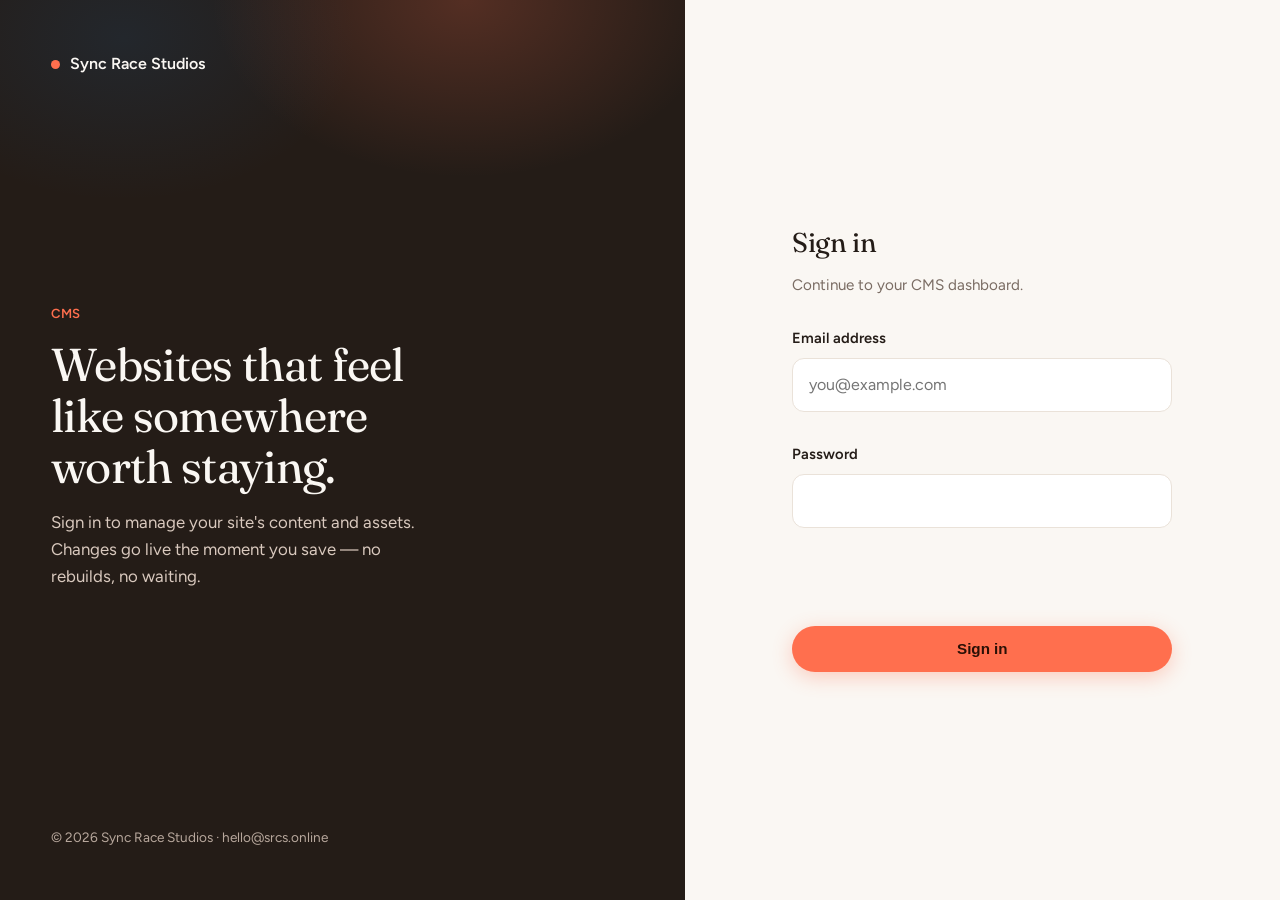
<file: index.html>
<!DOCTYPE html>
<html lang="en">
<head>
<meta charset="UTF-8">
<meta name="viewport" content="width=device-width, initial-scale=1.0">
<title>Sign in — SRCS CMS</title>
<link rel="preconnect" href="https://fonts.googleapis.com">
<link rel="preconnect" href="https://fonts.gstatic.com" crossorigin>
<link href="https://fonts.googleapis.com/css2?family=Figtree:wght@400;500;600;700&family=Fraunces:wght@400;500&display=swap" rel="stylesheet">
<link rel="stylesheet" href="/assets/css/brand.css">
<link rel="stylesheet" href="/assets/css/admin.css">
<link rel="stylesheet" href="/assets/css/login.css">
</head>
<body>
  <div class="login-shell">
    <aside class="login-brand-panel">
      <a href="https://www.srcs.online" class="login-mark" target="_blank" rel="noopener">
        <span class="dot"></span> Sync Race Studios
      </a>

      <div class="login-brand-copy">
        <span class="kicker">CMS</span>
        <h1>Websites that feel like somewhere worth staying.</h1>
        <p>Sign in to manage your site's content and assets. Changes go live the moment you save — no rebuilds, no waiting.</p>
      </div>

      <div class="login-brand-foot">
        &copy; 2026 Sync Race Studios &middot; hello@srcs.online
      </div>
    </aside>

    <main class="login-form-panel">
      <div class="login-card">
        <h2 class="login-title">Sign in</h2>
        <p class="login-sub">Continue to your CMS dashboard.</p>

        <form id="login-form">
          <div class="field">
            <label for="email">Email address</label>
            <input type="email" id="email" placeholder="you@example.com" required autocomplete="username">
          </div>
          <div class="field">
            <label for="password">Password</label>
            <input type="password" id="password" required autocomplete="current-password">
          </div>
          <p class="login-error" id="login-error"></p>
          <button type="submit" class="btn btn-lamp">Sign in</button>
        </form>
      </div>
    </main>
  </div>

  <script type="module">
    import { login } from "/assets/js/auth.js";
    import { supabase } from "/assets/js/supabase-client.js";

    // If already logged in, skip straight to dashboard.
    const { data: { session } } = await supabase.auth.getSession();
    if (session) window.location.href = "/dashboard.html";

    document.getElementById("login-form").addEventListener("submit", async (e) => {
      e.preventDefault();
      const email = document.getElementById("email").value;
      const password = document.getElementById("password").value;
      const errorEl = document.getElementById("login-error");
      errorEl.textContent = "";
      try {
        await login(email, password);
        window.location.href = "/dashboard.html";
      } catch (err) {
        errorEl.textContent = err.message;
      }
    });
  </script>
</body>
</html>
</file>
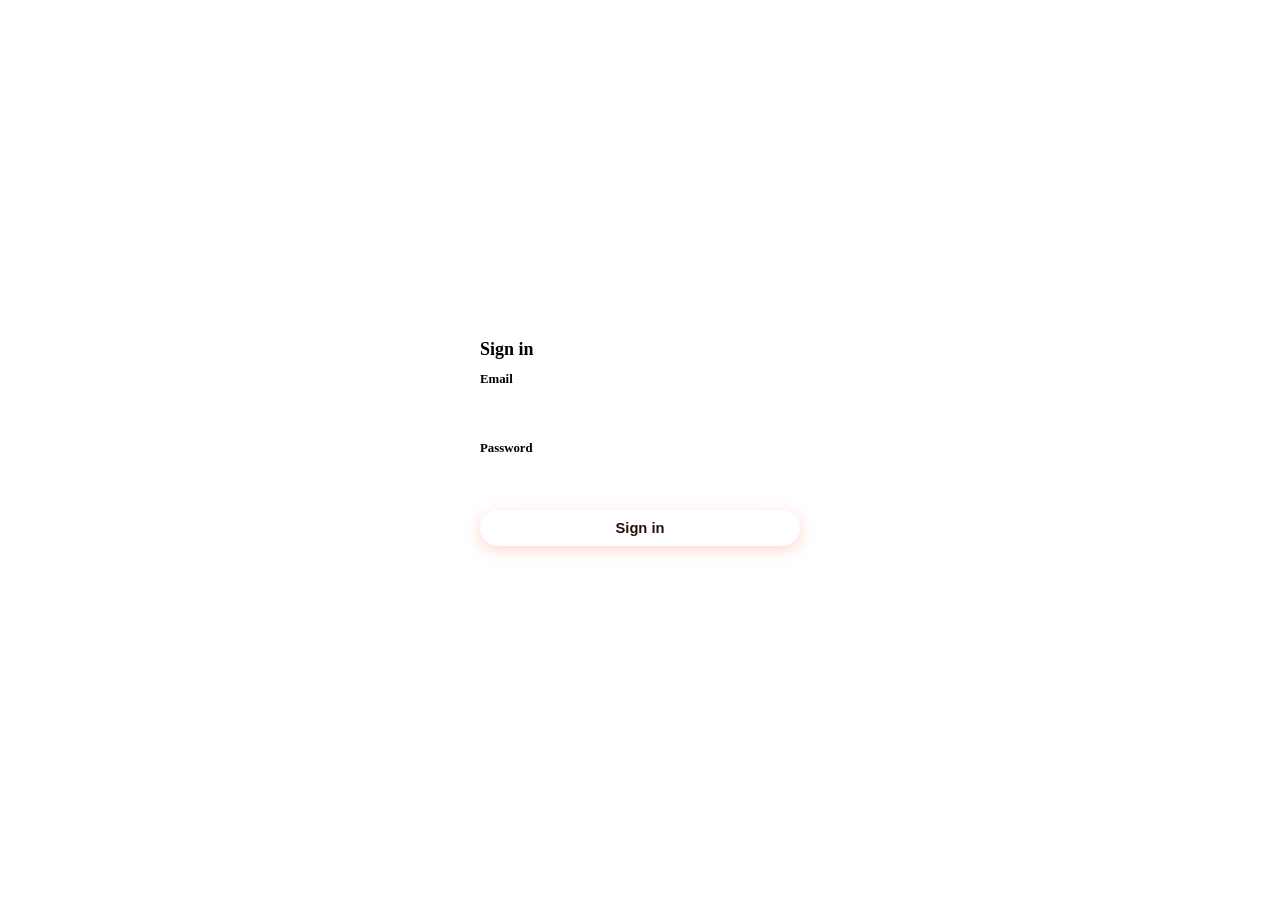
<file: cms-admin/index.html>
<!DOCTYPE html>
<html lang="en">
<head>
<meta charset="UTF-8">
<meta name="viewport" content="width=device-width, initial-scale=1.0">
<title>Login — SRCS CMS</title>
<link rel="stylesheet" href="/assets/css/admin.css">
</head>
<body>
  <div class="center-screen">
    <form class="card" id="login-form" style="width: 320px;">
      <h1 style="margin-top:0;font-size:18px;">Sign in</h1>
      <label class="field-label">Email</label>
      <input type="email" id="email" required autocomplete="username">
      <label class="field-label">Password</label>
      <input type="password" id="password" required autocomplete="current-password">
      <button type="submit" style="width:100%;">Sign in</button>
      <p class="muted" id="login-error" style="color:#dc2626;"></p>
    </form>
  </div>

  <script type="module">
    import { login } from "/assets/js/auth.js";
    import { supabase } from "/assets/js/supabase-client.js";

    // If already logged in, skip straight to dashboard.
    const { data: { session } } = await supabase.auth.getSession();
    if (session) window.location.href = "/dashboard.html";

    document.getElementById("login-form").addEventListener("submit", async (e) => {
      e.preventDefault();
      const email = document.getElementById("email").value;
      const password = document.getElementById("password").value;
      const errorEl = document.getElementById("login-error");
      errorEl.textContent = "";
      try {
        await login(email, password);
        window.location.href = "/dashboard.html";
      } catch (err) {
        errorEl.textContent = err.message;
      }
    });
  </script>
</body>
</html>
</file>
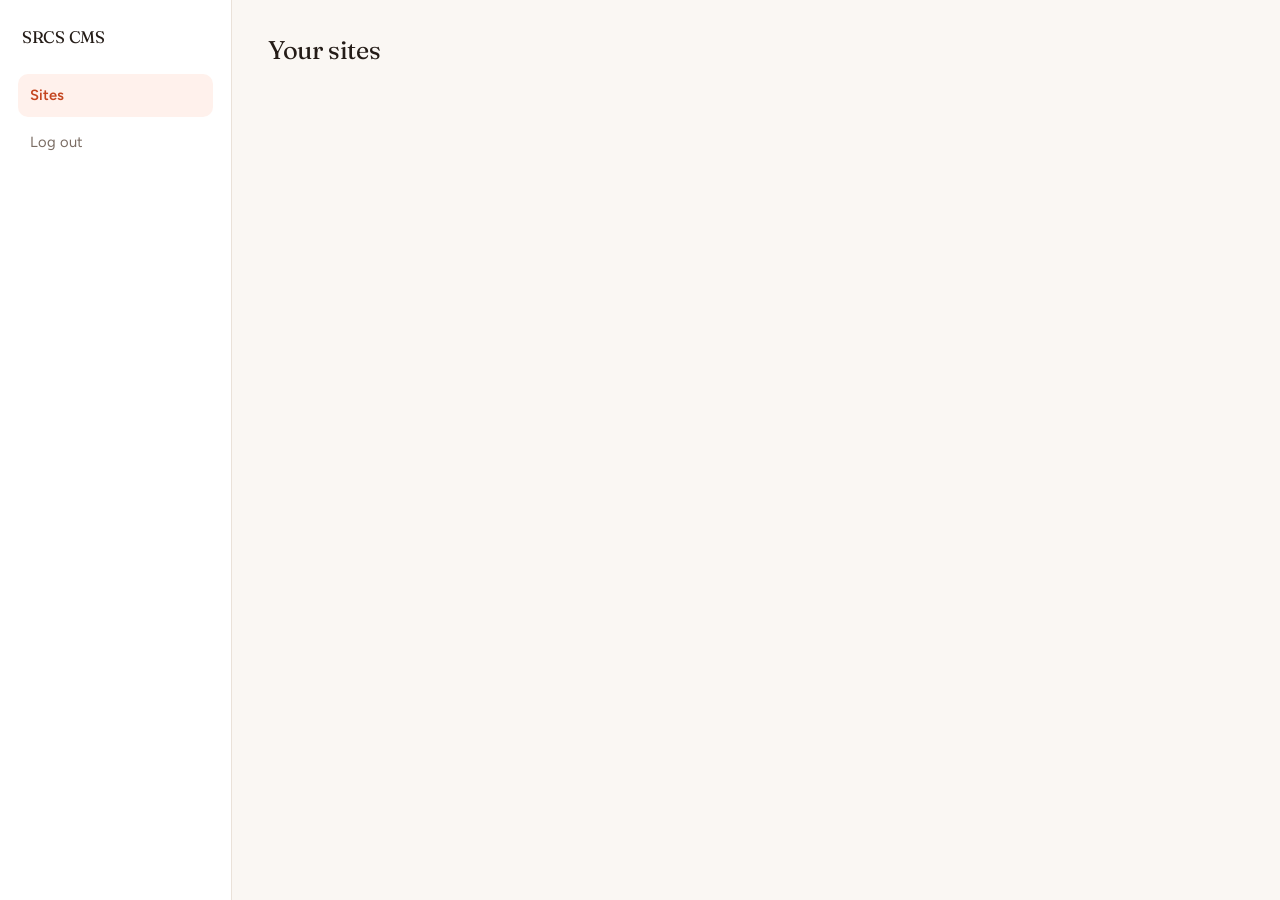
<file: dashboard.html>
<!DOCTYPE html>
<html lang="en">
<head>
<meta charset="UTF-8">
<meta name="viewport" content="width=device-width, initial-scale=1.0">
<title>Dashboard — SRCS CMS</title>
<link rel="preconnect" href="https://fonts.googleapis.com">
<link rel="preconnect" href="https://fonts.gstatic.com" crossorigin>
<link href="https://fonts.googleapis.com/css2?family=Figtree:wght@400;500;600;700&family=Fraunces:wght@400;500&display=swap" rel="stylesheet">
<link rel="stylesheet" href="/assets/css/brand.css">
<link rel="stylesheet" href="/assets/css/admin.css">
</head>
<body>
  <div class="app-shell">
    <aside class="sidebar">
      <h1>SRCS CMS</h1>
      <nav>
        <a href="/dashboard.html" class="active">Sites</a>
        <a href="#" id="logout-link">Log out</a>
      </nav>
    </aside>
    <main class="main">
      <h2>Your sites</h2>
      <div id="site-list"></div>
    </main>
  </div>

  <script type="module">
    import { requireSession, getMySites, setActiveSiteId, logout } from "/assets/js/auth.js";
    import { el, toast } from "/assets/js/utils.js";

    await requireSession();

    document.getElementById("logout-link").addEventListener("click", (e) => {
      e.preventDefault();
      logout();
    });

    try {
      const memberships = await getMySites();
      const list = document.getElementById("site-list");
      if (!memberships.length) {
        list.appendChild(el("p", { class: "muted", text: "No sites yet. Ask Sync Race Studios to add you to one." }));
      }
      for (const m of memberships) {
        const site = m.sites;
        const card = el("div", { class: "card" });
        const row = el("div", { class: "row", style: "justify-content:space-between;" });
        row.appendChild(el("div", {}, [
          el("strong", { text: site.name }),
          el("div", { class: "muted", text: `${site.domain || "no domain set"} — role: ${m.role}` }),
        ]));
        const openBtn = el("button", { text: "Open" });
        openBtn.addEventListener("click", () => {
          setActiveSiteId(site.id);
          window.location.href = "/pages/content-editor.html";
        });
        row.appendChild(openBtn);
        card.appendChild(row);
        list.appendChild(card);
      }
    } catch (err) {
      toast(err.message, true);
    }
  </script>
</body>
</html>
</file>
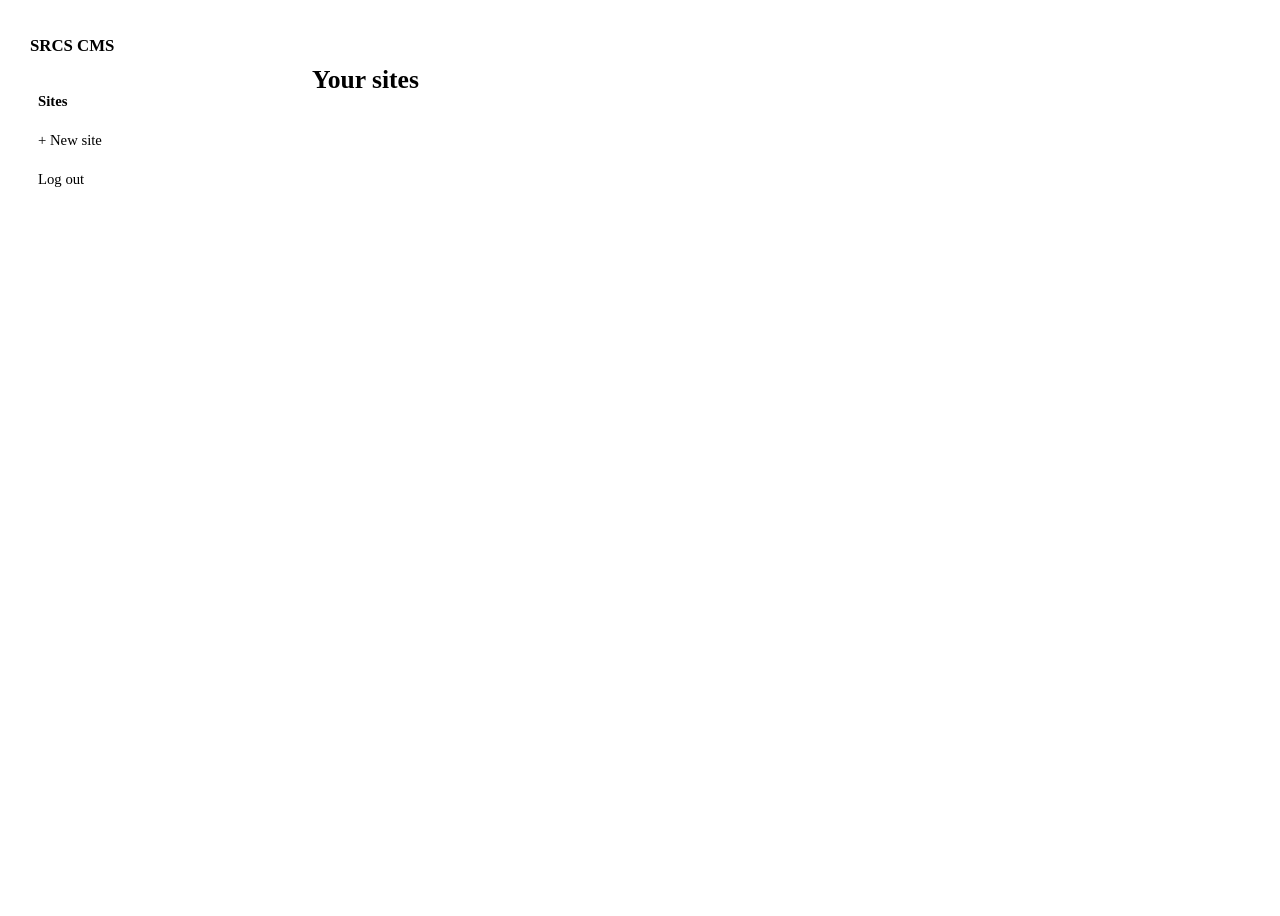
<file: cms-admin/dashboard.html>
<!DOCTYPE html>
<html lang="en">
<head>
<meta charset="UTF-8">
<meta name="viewport" content="width=device-width, initial-scale=1.0">
<title>Dashboard — SRCS CMS</title>
<link rel="stylesheet" href="/assets/css/admin.css">
</head>
<body>
  <div class="app-shell">
    <aside class="sidebar">
      <h1>SRCS CMS</h1>
      <nav>
        <a href="/dashboard.html" class="active">Sites</a>
        <a href="/pages/new-site.html">+ New site</a>
        <a href="#" id="logout-link">Log out</a>
      </nav>
    </aside>
    <main class="main">
      <h2>Your sites</h2>
      <div id="site-list"></div>
    </main>
  </div>

  <script type="module">
    import { requireSession, getMySites, setActiveSiteId, logout } from "/assets/js/auth.js";
    import { el, toast } from "/assets/js/utils.js";

    await requireSession();

    document.getElementById("logout-link").addEventListener("click", (e) => {
      e.preventDefault();
      logout();
    });

    try {
      const memberships = await getMySites();
      const list = document.getElementById("site-list");
      if (!memberships.length) {
        list.appendChild(el("p", { class: "muted", text: "No sites yet. Create one to get started." }));
      }
      for (const m of memberships) {
        const site = m.sites;
        const card = el("div", { class: "card" });
        const row = el("div", { class: "row", style: "justify-content:space-between;" });
        row.appendChild(el("div", {}, [
          el("strong", { text: site.name }),
          el("div", { class: "muted", text: `${site.domain || "no domain set"} — role: ${m.role}` }),
        ]));
        const openBtn = el("button", { text: "Open" });
        openBtn.addEventListener("click", () => {
          setActiveSiteId(site.id);
          window.location.href = "/pages/content-editor.html";
        });
        row.appendChild(openBtn);
        card.appendChild(row);
        list.appendChild(card);
      }
    } catch (err) {
      toast(err.message, true);
    }
  </script>
</body>
</html>
</file>
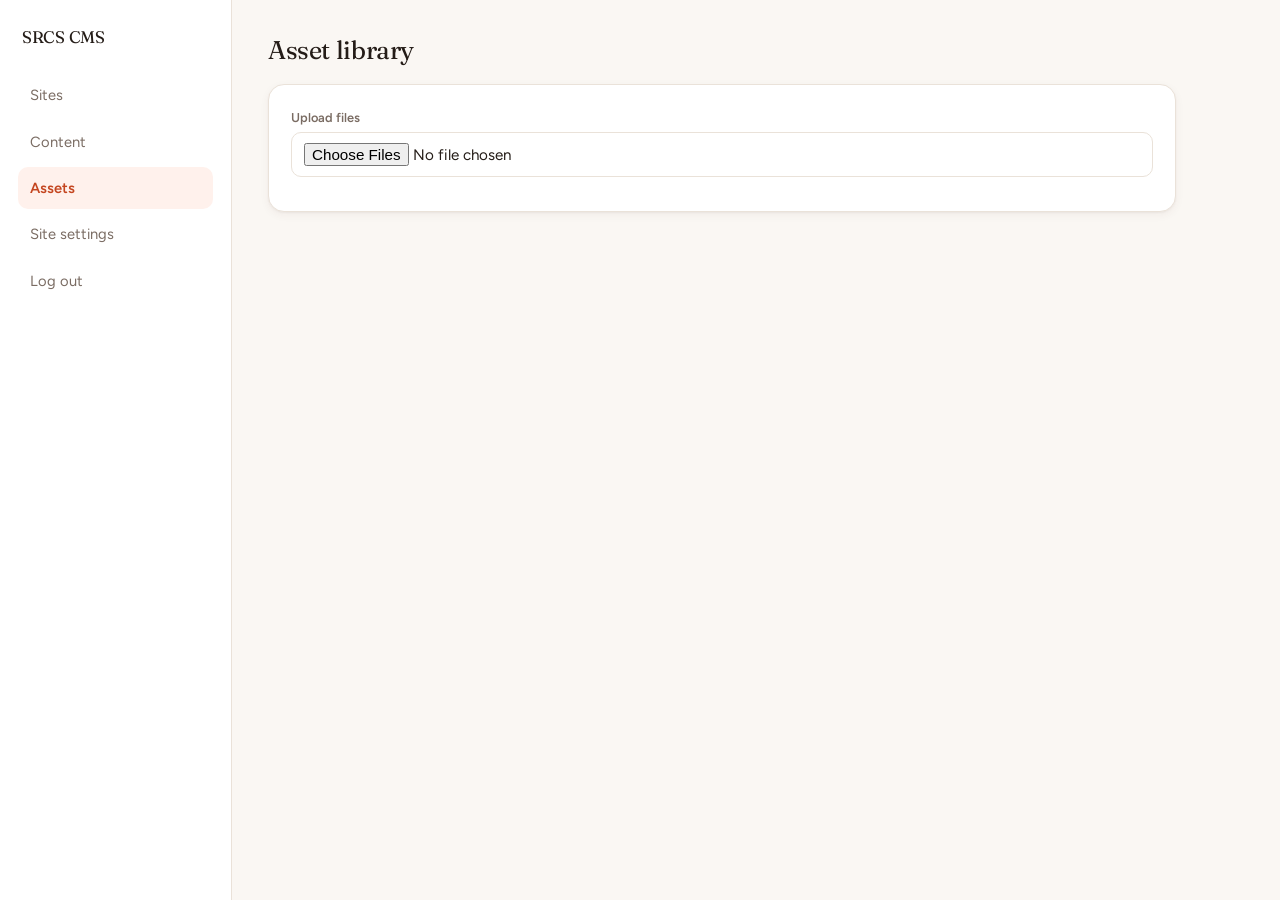
<file: pages/asset-library.html>
<!DOCTYPE html>
<html lang="en">
<head>
<meta charset="UTF-8">
<meta name="viewport" content="width=device-width, initial-scale=1.0">
<title>Asset Library — SRCS CMS</title>
<link rel="preconnect" href="https://fonts.googleapis.com">
<link rel="preconnect" href="https://fonts.gstatic.com" crossorigin>
<link href="https://fonts.googleapis.com/css2?family=Figtree:wght@400;500;600;700&family=Fraunces:wght@400;500&display=swap" rel="stylesheet">
<link rel="stylesheet" href="/assets/css/brand.css">
<link rel="stylesheet" href="/assets/css/admin.css">
</head>
<body>
  <div class="app-shell">
    <aside class="sidebar">
      <h1>SRCS CMS</h1>
      <nav>
        <a href="/dashboard.html">Sites</a>
        <a href="/pages/content-editor.html">Content</a>
        <a href="/pages/asset-library.html" class="active">Assets</a>
        <a href="/pages/site-settings.html">Site settings</a>
        <a href="#" id="logout-link">Log out</a>
      </nav>
    </aside>
    <main class="main">
      <h2>Asset library</h2>
      <div class="card">
        <label class="field-label">Upload files</label>
        <input type="file" id="upload-input" multiple>
      </div>
      <div class="grid" id="asset-grid"></div>
    </main>
  </div>

  <script type="module" src="/assets/js/asset-library.js"></script>
  <script type="module">
    import { requireSession, logout } from "/assets/js/auth.js";
    await requireSession();
    document.getElementById("logout-link").addEventListener("click", (e) => { e.preventDefault(); logout(); });
  </script>
</body>
</html>
</file>
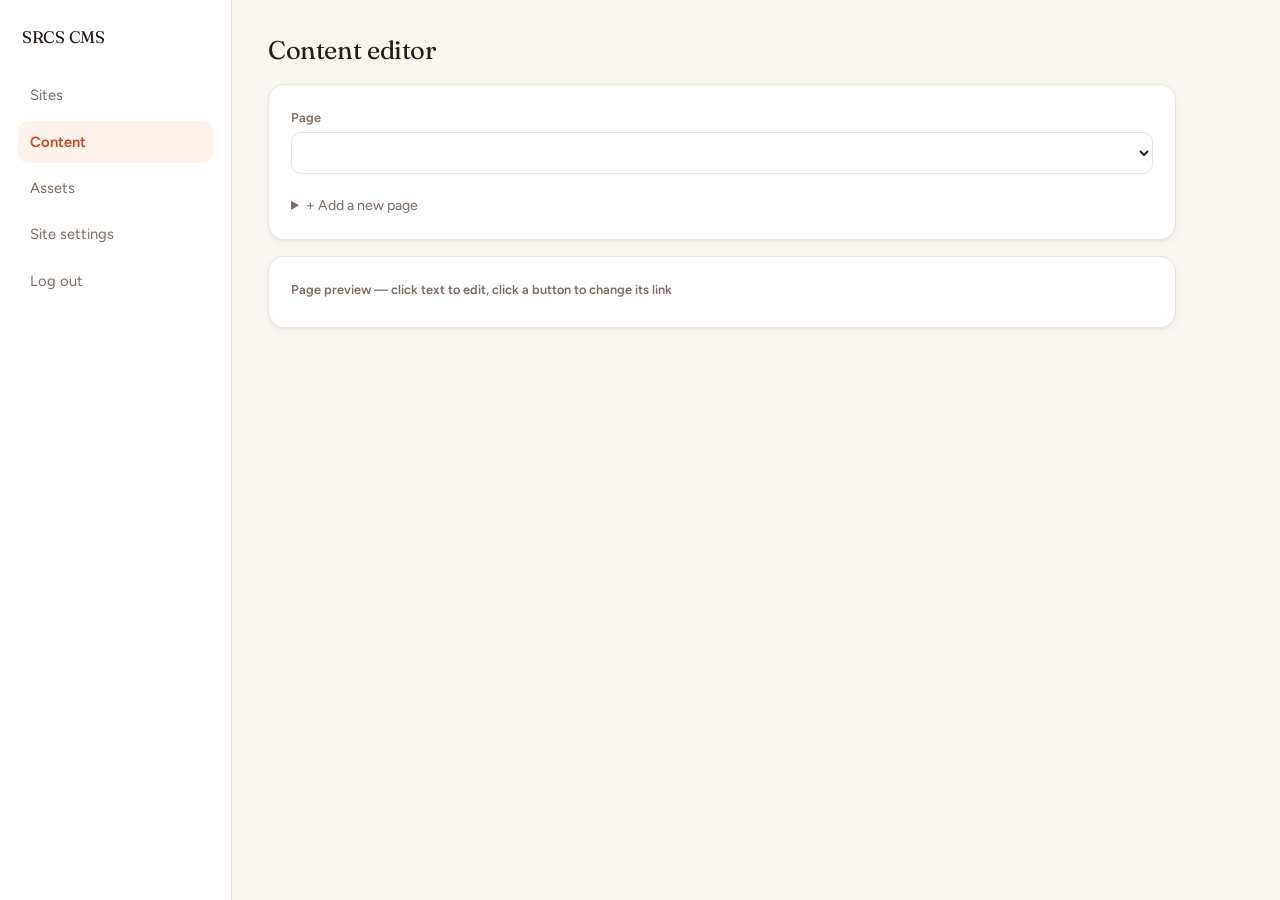
<file: pages/content-editor.html>
<!DOCTYPE html>
<html lang="en">
<head>
<meta charset="UTF-8">
<meta name="viewport" content="width=device-width, initial-scale=1.0">
<title>Content Editor — SRCS CMS</title>
<link rel="preconnect" href="https://fonts.googleapis.com">
<link rel="preconnect" href="https://fonts.gstatic.com" crossorigin>
<link href="https://fonts.googleapis.com/css2?family=Figtree:wght@400;500;600;700&family=Fraunces:wght@400;500&display=swap" rel="stylesheet">
<link rel="stylesheet" href="/assets/css/brand.css">
<link rel="stylesheet" href="/assets/css/admin.css">
</head>
<body>
  <div class="app-shell">
    <aside class="sidebar">
      <h1>SRCS CMS</h1>
      <nav>
        <a href="/dashboard.html">Sites</a>
        <a href="/pages/content-editor.html" class="active">Content</a>
        <a href="/pages/asset-library.html">Assets</a>
        <a href="/pages/site-settings.html">Site settings</a>
        <a href="#" id="logout-link">Log out</a>
      </nav>
    </aside>
    <main class="main">
      <h2>Content editor</h2>

      <div class="card">
        <label class="field-label">Page</label>
        <select id="page-select"></select>

        <details style="margin-top:8px;">
          <summary class="muted" style="cursor:pointer;">+ Add a new page</summary>
          <form id="new-page-form" style="margin-top:12px;">
            <label class="field-label">Slug (matches the .html filename, e.g. "about")</label>
            <input type="text" id="new-page-slug" required>
            <label class="field-label">Title</label>
            <input type="text" id="new-page-title">
            <button type="submit">Create page</button>
          </form>
        </details>
      </div>

      <div class="card" id="visual-preview-card">
        <label class="field-label">Page preview — click text to edit, click a button to change its link</label>
        <div id="visual-preview"></div>
      </div>

      <h3 id="blocks-heading" style="font-size:1rem;margin:24px 0 8px;"></h3>
      <div id="blocks-container"></div>
    </main>
  </div>

  <script type="module" src="/assets/js/content-editor.js"></script>
  <script type="module">
    import { requireSession, logout } from "/assets/js/auth.js";
    await requireSession();
    document.getElementById("logout-link").addEventListener("click", (e) => { e.preventDefault(); logout(); });
  </script>
</body>
</html>
</file>
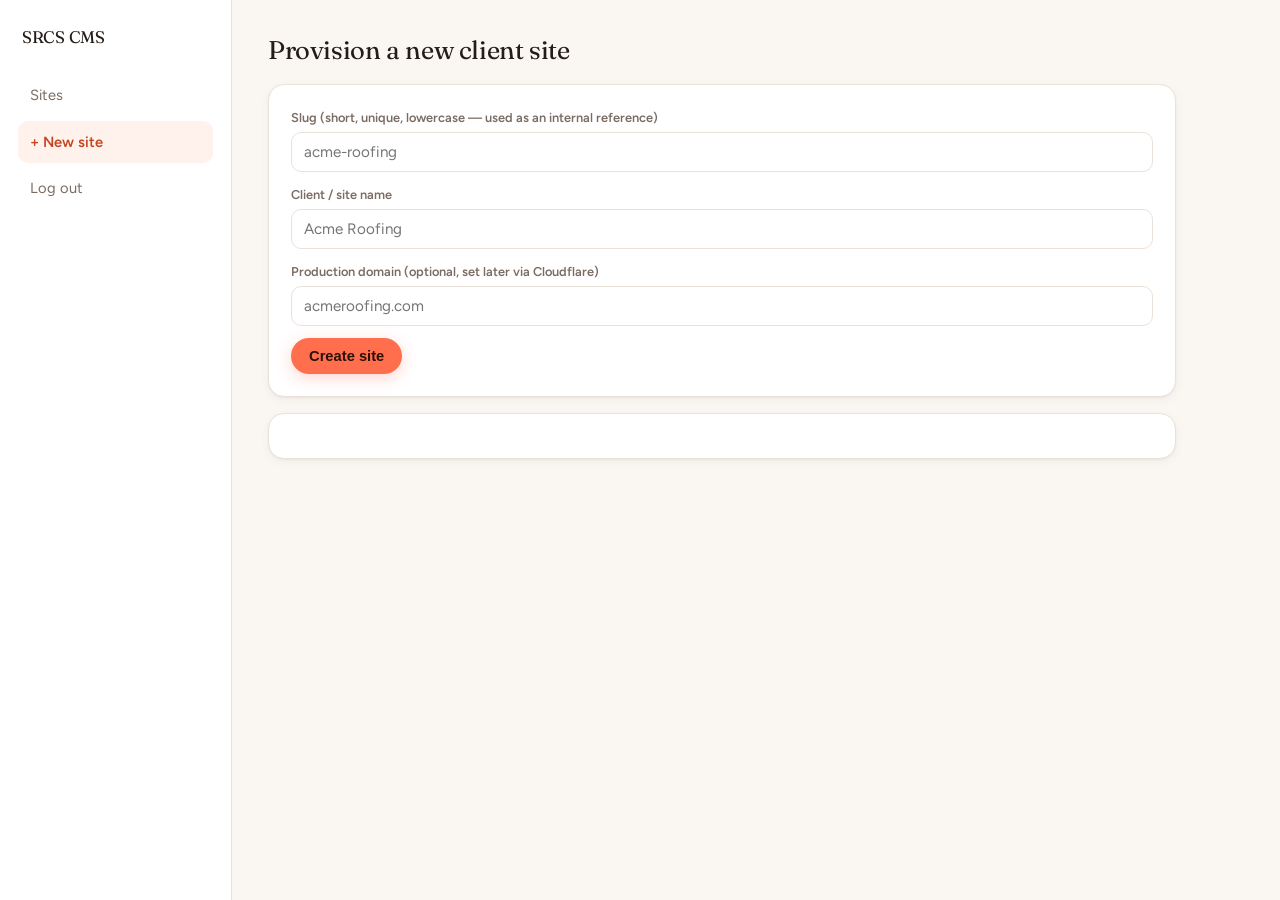
<file: pages/new-site.html>
<!DOCTYPE html>
<html lang="en">
<head>
<meta charset="UTF-8">
<meta name="viewport" content="width=device-width, initial-scale=1.0">
<title>New Site — SRCS CMS</title>
<link rel="preconnect" href="https://fonts.googleapis.com">
<link rel="preconnect" href="https://fonts.gstatic.com" crossorigin>
<link href="https://fonts.googleapis.com/css2?family=Figtree:wght@400;500;600;700&family=Fraunces:wght@400;500&display=swap" rel="stylesheet">
<link rel="stylesheet" href="/assets/css/brand.css">
<link rel="stylesheet" href="/assets/css/admin.css">
</head>
<body>
  <div class="app-shell">
    <aside class="sidebar">
      <h1>SRCS CMS</h1>
      <nav>
        <a href="/dashboard.html">Sites</a>
        <a href="/pages/new-site.html" class="active">+ New site</a>
        <a href="#" id="logout-link">Log out</a>
      </nav>
    </aside>
    <main class="main">
      <h2>Provision a new client site</h2>
      <form id="new-site-form" class="card">
        <label class="field-label">Slug (short, unique, lowercase — used as an internal reference)</label>
        <input type="text" id="slug" required placeholder="acme-roofing">
        <label class="field-label">Client / site name</label>
        <input type="text" id="name" required placeholder="Acme Roofing">
        <label class="field-label">Production domain (optional, set later via Cloudflare)</label>
        <input type="text" id="domain" placeholder="acmeroofing.com">
        <button type="submit">Create site</button>
      </form>
      <div id="result" class="card"></div>
    </main>
  </div>

  <script type="module" src="/assets/js/new-site.js"></script>
  <script type="module">
    import { requireSession, logout } from "/assets/js/auth.js";
    await requireSession();
    document.getElementById("logout-link").addEventListener("click", (e) => { e.preventDefault(); logout(); });
  </script>
</body>
</html>
</file>
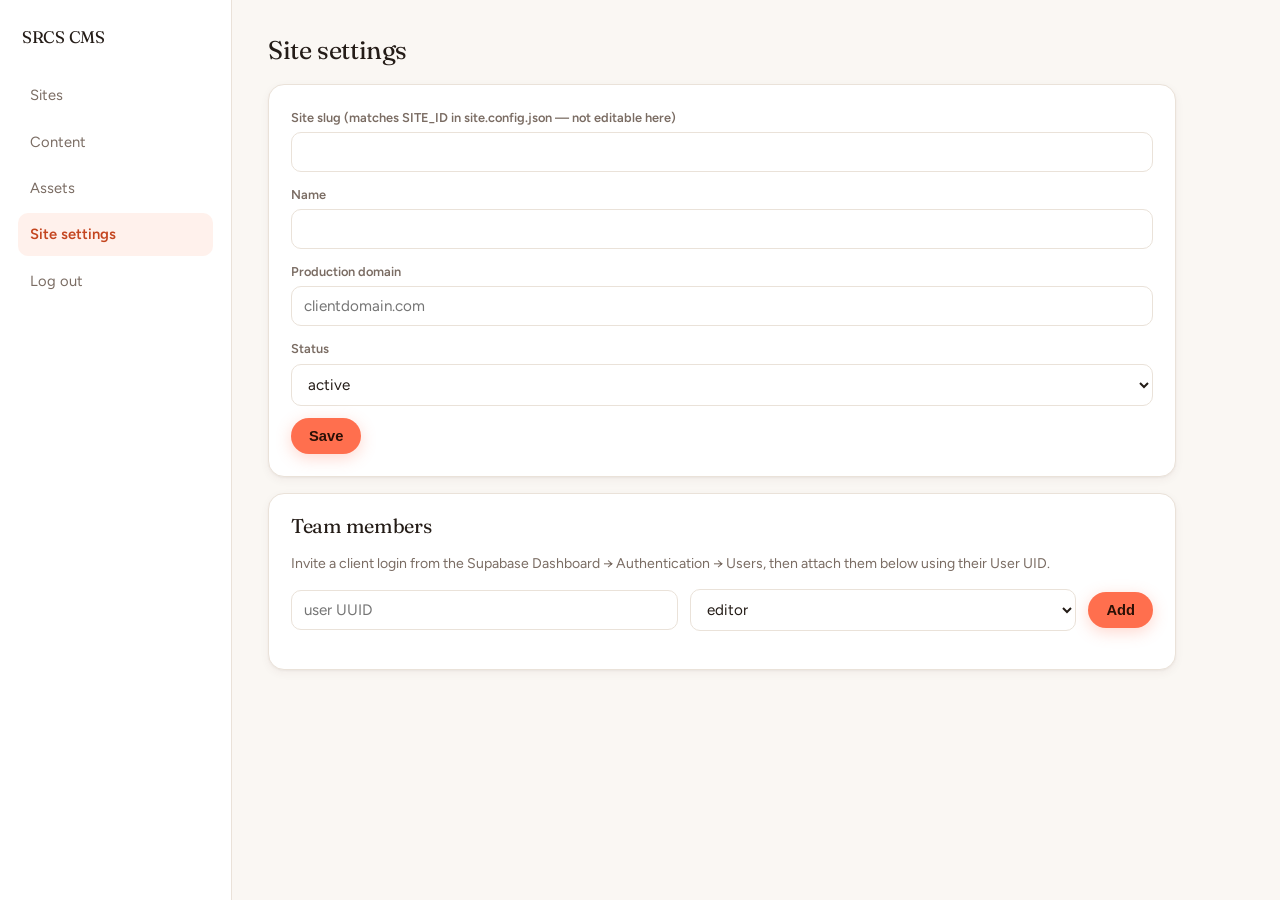
<file: pages/site-settings.html>
<!DOCTYPE html>
<html lang="en">
<head>
<meta charset="UTF-8">
<meta name="viewport" content="width=device-width, initial-scale=1.0">
<title>Site Settings — SRCS CMS</title>
<link rel="preconnect" href="https://fonts.googleapis.com">
<link rel="preconnect" href="https://fonts.gstatic.com" crossorigin>
<link href="https://fonts.googleapis.com/css2?family=Figtree:wght@400;500;600;700&family=Fraunces:wght@400;500&display=swap" rel="stylesheet">
<link rel="stylesheet" href="/assets/css/brand.css">
<link rel="stylesheet" href="/assets/css/admin.css">
</head>
<body>
  <div class="app-shell">
    <aside class="sidebar">
      <h1>SRCS CMS</h1>
      <nav>
        <a href="/dashboard.html">Sites</a>
        <a href="/pages/content-editor.html">Content</a>
        <a href="/pages/asset-library.html">Assets</a>
        <a href="/pages/site-settings.html" class="active">Site settings</a>
        <a href="#" id="logout-link">Log out</a>
      </nav>
    </aside>
    <main class="main">
      <h2>Site settings</h2>

      <form id="settings-form" class="card">
        <label class="field-label">Site slug (matches SITE_ID in site.config.json — not editable here)</label>
        <input type="text" id="site-slug" disabled>
        <label class="field-label">Name</label>
        <input type="text" id="site-name" required>
        <label class="field-label">Production domain</label>
        <input type="text" id="site-domain" placeholder="clientdomain.com">
        <label class="field-label">Status</label>
        <select id="site-status">
          <option value="active">active</option>
          <option value="paused">paused</option>
          <option value="archived">archived</option>
        </select>
        <button type="submit">Save</button>
      </form>

      <div class="card">
        <h3 style="margin-top:0;">Team members</h3>
        <p class="muted">Invite a client login from the Supabase Dashboard → Authentication → Users, then attach them below using their User UID.</p>
        <form id="add-member-form" class="row">
          <input type="text" id="member-user-id" placeholder="user UUID" style="margin-bottom:0;">
          <select id="member-role" style="margin-bottom:0;">
            <option value="editor">editor</option>
            <option value="admin">admin</option>
            <option value="owner">owner</option>
          </select>
          <button type="submit">Add</button>
        </form>
        <div id="member-list" style="margin-top:16px;"></div>
      </div>
    </main>
  </div>

  <script type="module" src="/assets/js/site-settings.js"></script>
  <script type="module">
    import { requireSession, logout } from "/assets/js/auth.js";
    await requireSession();
    document.getElementById("logout-link").addEventListener("click", (e) => { e.preventDefault(); logout(); });
  </script>
</body>
</html>
</file>
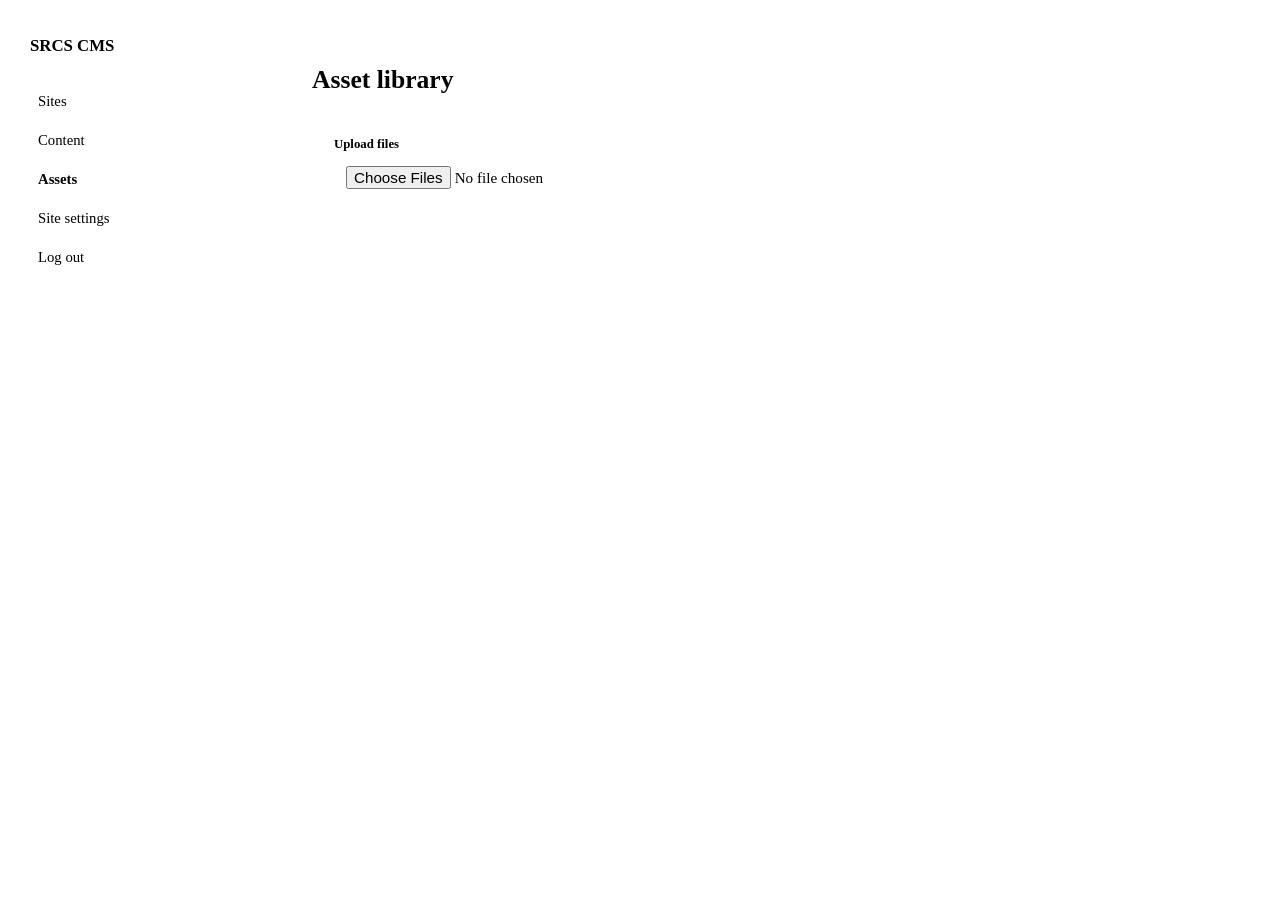
<file: cms-admin/pages/asset-library.html>
<!DOCTYPE html>
<html lang="en">
<head>
<meta charset="UTF-8">
<meta name="viewport" content="width=device-width, initial-scale=1.0">
<title>Asset Library — SRCS CMS</title>
<link rel="stylesheet" href="/assets/css/admin.css">
</head>
<body>
  <div class="app-shell">
    <aside class="sidebar">
      <h1>SRCS CMS</h1>
      <nav>
        <a href="/dashboard.html">Sites</a>
        <a href="/pages/content-editor.html">Content</a>
        <a href="/pages/asset-library.html" class="active">Assets</a>
        <a href="/pages/site-settings.html">Site settings</a>
        <a href="#" id="logout-link">Log out</a>
      </nav>
    </aside>
    <main class="main">
      <h2>Asset library</h2>
      <div class="card">
        <label class="field-label">Upload files</label>
        <input type="file" id="upload-input" multiple>
      </div>
      <div class="grid" id="asset-grid"></div>
    </main>
  </div>

  <script type="module" src="/assets/js/asset-library.js"></script>
  <script type="module">
    import { requireSession, logout } from "/assets/js/auth.js";
    await requireSession();
    document.getElementById("logout-link").addEventListener("click", (e) => { e.preventDefault(); logout(); });
  </script>
</body>
</html>
</file>
<file: assets/css/brand.css>
/* ============================================================
   SYNC RACE STUDIOS — shared stylesheet
   Pulled from srcs.online. This file is the source of truth for
   brand tokens (colors, type, shadows) — admin.css builds on top
   of these variables rather than redefining its own palette.
   ============================================================ */

:root{
  --paper:    #FAF7F3;   /* the wall */
  --surface:  #FFFFFF;   /* anything that floats */
  --sunk:     #F2EDE6;   /* insets, code wells */
  --ink:      #241C17;   /* headings, body */
  --dust:     #7A6C63;   /* secondary text */
  --hair:     #EAE2D9;   /* 1px rules */

  --lamp:     #FF6F4E;   /* brand coral — fills and graphics only */
  --lamp-ink: #C4451F;   /* darkened coral — safe for text on white */
  --lamp-soft:#FFF1EC;   /* coral at a whisper */
  --blue:     #1D6AAE;   /* brand blue */
  --blue-soft:#EDF4FA;

  --lift-1: 0 1px 2px rgba(70,45,30,.05), 0 3px 10px rgba(70,45,30,.05);
  --lift-2: 0 2px 5px rgba(70,45,30,.06), 0 10px 28px rgba(70,45,30,.08);
  --lift-3: 0 6px 14px rgba(70,45,30,.07), 0 24px 56px rgba(70,45,30,.11);
  --lift-4: 0 10px 24px rgba(70,45,30,.08), 0 44px 90px rgba(70,45,30,.14);

  --ease: cubic-bezier(.22,.61,.36,1);
  --gut:  clamp(1.25rem,4vw,3rem);
  --max:  1440px;
}

:root.dark{
  --paper:    #191310;
  --surface:  #221A16;
  --sunk:     #2C221B;
  --ink:      #F6EEE7;
  --dust:     #A9998E;
  --hair:     #34281F;

  --lamp:     #FF7E5E;
  --lamp-ink: #FF9878;
  --lamp-soft:#2E1E18;
  --blue:     #6FB0E8;
  --blue-soft:#1B2632;

  --lift-1: 0 1px 2px rgba(0,0,0,.3), 0 3px 10px rgba(0,0,0,.22);
  --lift-2: 0 2px 6px rgba(0,0,0,.3), 0 12px 30px rgba(0,0,0,.3);
  --lift-3: 0 6px 16px rgba(0,0,0,.32), 0 26px 60px rgba(0,0,0,.36);
  --lift-4: 0 10px 26px rgba(0,0,0,.34), 0 46px 92px rgba(0,0,0,.44);
}

*,*::before,*::after{ box-sizing:border-box; }
html{ scroll-behavior:smooth; -webkit-text-size-adjust:100%; }
body{
  margin:0; min-height:100vh; background:var(--paper); color:var(--ink);
  font-family:'Figtree',system-ui,-apple-system,sans-serif;
  font-size:1.0625rem; line-height:1.65; -webkit-font-smoothing:antialiased;
}
img{ display:block; max-width:100%; }
a{ color:inherit; }
:focus-visible{ outline:2px solid var(--lamp-ink); outline-offset:3px; border-radius:3px; }

h1,h2,h3{ font-family:'Fraunces',Georgia,serif; font-weight:400; letter-spacing:-.015em; margin:0; line-height:1.1; }
.warm{ color:var(--lamp-ink); }
.kicker{ display:inline-block; font-size:.82rem; font-weight:600; letter-spacing:.04em; color:var(--lamp-ink); margin-bottom:1rem; }
.muted{ color:var(--dust); }

.btn{
  display:inline-flex; align-items:center; justify-content:center; gap:.5rem; text-decoration:none;
  padding:.85rem 1.6rem; border-radius:999px; font-weight:600; font-size:.95rem;
  border:1px solid transparent; cursor:pointer;
  transition:transform .3s var(--ease), box-shadow .3s var(--ease), background .3s var(--ease);
}
.btn-lamp{ background:var(--lamp); color:#2A1006; box-shadow:0 5px 20px rgba(255,111,78,.32); }
.btn-lamp:hover{ transform:translateY(-2px); box-shadow:0 10px 30px rgba(255,111,78,.42); }
.btn-quiet{ background:var(--surface); color:var(--ink); border-color:var(--hair); box-shadow:var(--lift-1); }
.btn-quiet:hover{ transform:translateY(-2px); box-shadow:var(--lift-2); }

.field{ display:grid; gap:.45rem; }
.field label{ font-weight:600; font-size:.92rem; }
.field input,
.field select,
.field textarea{
  font:inherit; font-size:1rem; color:var(--ink);
  background:var(--surface); border:1px solid var(--hair); border-radius:12px;
  padding:.8rem 1rem; width:100%;
  transition:border-color .25s var(--ease), box-shadow .25s var(--ease);
}
.field input:hover{ border-color:var(--dust); }
.field input:focus{
  outline:none; border-color:var(--lamp);
  box-shadow:0 0 0 4px var(--lamp-soft);
}
</file>
<file: assets/css/admin.css>
/* ============================================================
   Admin app chrome — sidebar, cards, tables, toasts.
   Built on top of brand.css tokens (--paper, --ink, --lamp, etc).
   Load order: brand.css, then admin.css.
   ============================================================ */

body{ background: var(--paper); color: var(--ink); }

.app-shell { display: flex; min-height: 100vh; }

.sidebar {
  width: 232px;
  background: var(--surface);
  border-right: 1px solid var(--hair);
  padding: 28px 18px;
}

.sidebar h1 {
  font-size: 1.05rem;
  margin: 0 0 28px;
  padding-left: 4px;
}

.sidebar nav a {
  display: block;
  padding: 9px 12px;
  border-radius: 10px;
  color: var(--dust);
  text-decoration: none;
  font-size: .92rem;
  margin-bottom: 4px;
  transition: color .2s ease, background .2s ease;
}

.sidebar nav a:hover { color: var(--ink); background: var(--sunk); }
.sidebar nav a.active { color: var(--lamp-ink); background: var(--lamp-soft); font-weight: 600; }

.main { flex: 1; padding: 36px; max-width: 980px; }
.main h2 { font-size: 1.6rem; margin-bottom: 20px; }

.card {
  background: var(--surface);
  border: 1px solid var(--hair);
  border-radius: 16px;
  padding: 22px;
  margin-bottom: 16px;
  box-shadow: var(--lift-1);
}

.center-screen {
  min-height: 100vh;
  display: flex;
  align-items: center;
  justify-content: center;
}

input, textarea, select {
  width: 100%;
  padding: 10px 12px;
  border: 1px solid var(--hair);
  border-radius: 10px;
  font-size: .95rem;
  margin-bottom: 12px;
  font-family: inherit;
  background: var(--surface);
  color: var(--ink);
  transition: border-color .2s ease, box-shadow .2s ease;
}
input:focus, textarea:focus, select:focus {
  outline: none;
  border-color: var(--lamp);
  box-shadow: 0 0 0 4px var(--lamp-soft);
}

button {
  background: var(--lamp);
  color: #2A1006;
  border: none;
  padding: 10px 18px;
  border-radius: 999px;
  font-weight: 600;
  cursor: pointer;
  font-size: .92rem;
  box-shadow: 0 4px 16px rgba(255,111,78,.28);
  transition: transform .2s ease, box-shadow .2s ease;
}
button:hover { transform: translateY(-1px); box-shadow: 0 8px 22px rgba(255,111,78,.36); }
button.secondary { background: var(--sunk); color: var(--ink); box-shadow: none; }
button.secondary:hover { background: var(--hair); transform: none; }
button.danger { background: var(--lamp-ink); color: #fff; box-shadow: none; }

.grid { display: grid; grid-template-columns: repeat(auto-fill, minmax(160px, 1fr)); gap: 12px; }

.asset-tile { border: 1px solid var(--hair); border-radius: 14px; overflow: hidden; background: var(--surface); box-shadow: var(--lift-1); }
.asset-tile img { width: 100%; height: 100px; object-fit: cover; display: block; }
.asset-tile .meta { padding: 10px; font-size: .78rem; color: var(--dust); }

.visual-frame {
  width: 100%;
  min-height: 520px;
  border: 1px solid var(--hair);
  border-radius: 12px;
  background: #fff;
}

.toast {
  position: fixed; bottom: 20px; right: 20px;
  background: var(--ink); color: var(--paper);
  padding: 11px 18px; border-radius: 12px;
  box-shadow: var(--lift-3);
  opacity: 0; transform: translateY(8px);
  transition: all .2s ease; pointer-events: none;
  font-size: .9rem;
}
.toast.show { opacity: 1; transform: translateY(0); }
.toast-error { background: var(--lamp-ink); }

.field-label { font-size: .8rem; color: var(--dust); margin-bottom: 4px; display: block; font-weight: 600; }
.row { display: flex; gap: 12px; align-items: center; }
.muted { color: var(--dust); font-size: .88rem; }
</file>
<file: assets/css/login.css>
/* ============================================================
   Login screen — split layout, styled after srcs.online.
   Left: brand/marketing panel (dark, warm). Right: sign-in card.
   ============================================================ */

.login-shell{
  min-height:100vh;
  display:grid;
  grid-template-columns: 1.15fr 1fr;
}

@media (max-width: 860px){
  .login-shell{ grid-template-columns: 1fr; }
  .login-brand-panel{ display:none; }
}

/* ---------- left panel ---------- */
.login-brand-panel{
  position:relative;
  background: var(--ink);
  color: var(--paper);
  padding: clamp(2rem,4vw,3.5rem);
  display:flex;
  flex-direction:column;
  justify-content:space-between;
  overflow:hidden;
}
.login-brand-panel::before{
  content:'';
  position:absolute; inset:0 0 auto 0; height:70%;
  background:
    radial-gradient(58% 44% at 68% 0%, rgba(255,111,78,.22), transparent 64%),
    radial-gradient(50% 38% at 18% 6%, rgba(29,106,174,.14), transparent 68%);
  pointer-events:none;
}

.login-mark{
  position:relative; z-index:1;
  display:flex; align-items:center; gap:.6rem;
  font-weight:600; font-size:1rem; text-decoration:none; color:var(--paper);
}
.login-mark .dot{ width:9px; height:9px; border-radius:50%; background:var(--lamp); }

.login-brand-copy{ position:relative; z-index:1; max-width:36ch; }
.login-brand-copy .kicker{ color:var(--lamp); }
.login-brand-copy h1{
  color:var(--paper);
  font-size:clamp(2rem,3.6vw,3rem);
  margin-bottom:1rem;
}
.login-brand-copy p{
  color:#D9C9BE;
  font-size:1.05rem;
  line-height:1.6;
}

.login-brand-foot{
  position:relative; z-index:1;
  color:#B7A79C;
  font-size:.85rem;
}

/* ---------- right panel ---------- */
.login-form-panel{
  display:flex; align-items:center; justify-content:center;
  padding: clamp(2rem,5vw,4rem);
  background: var(--paper);
}

.login-card{
  width:100%;
  max-width:380px;
}

.login-card .login-title{
  font-size:1.7rem;
  margin-bottom:.4rem;
}
.login-card .login-sub{
  color:var(--dust);
  font-size:.95rem;
  margin-bottom:1.75rem;
}

.login-card form{ display:grid; gap:1.15rem; }

.login-card button[type="submit"]{
  width:100%;
  margin-top:.25rem;
}

.login-error{
  color:var(--lamp-ink);
  font-size:.88rem;
  min-height:1.2em;
}
</file>
